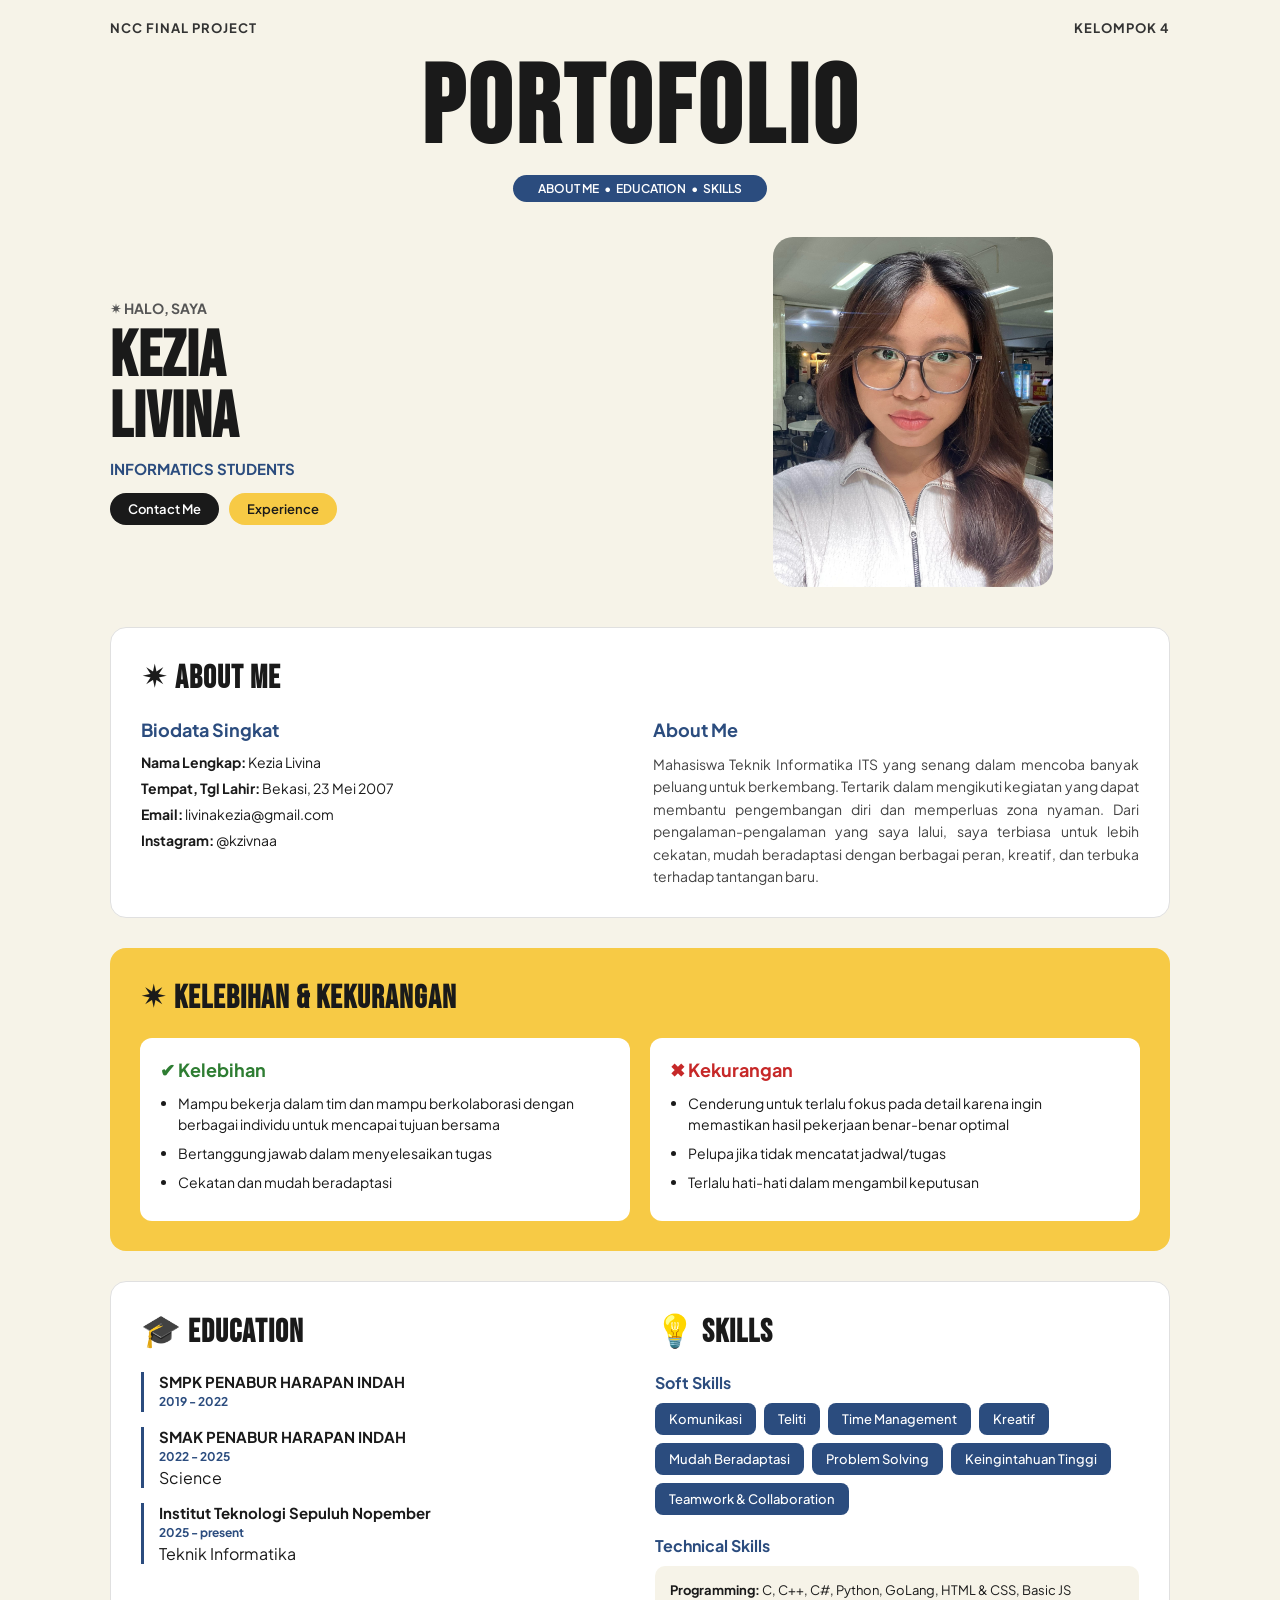
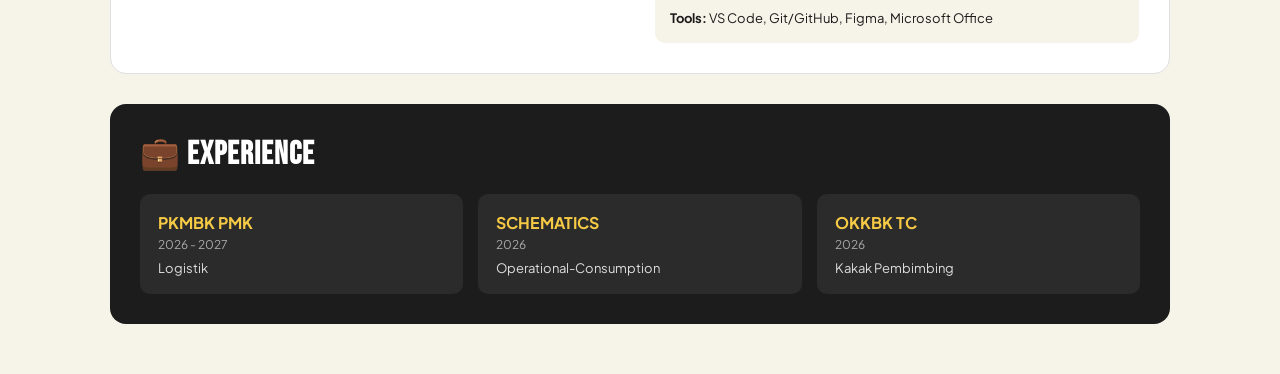
<file: app/kezia/fpncc.html>
<!DOCTYPE html>
<html lang="en">
<head>
    <meta charset="UTF-8" />
    <meta name="viewport" content="width=device-width, initial-scale=1.0" />
    <title>Kezia Livina — Portofolio</title>
    <link rel="preconnect" href="https://fonts.googleapis.com">
    <link rel="preconnect" href="https://fonts.gstatic.com" crossorigin>
    <link href="https://fonts.googleapis.com/css2?family=Bebas+Neue&family=Plus+Jakarta+Sans:wght@400;500;600;700&display=swap" rel="stylesheet">
    <link rel="stylesheet" href="fpncc.css" />
</head>
<body>

<header class="top">
    <span>NCC FINAL PROJECT</span>
    <span>KELOMPOK 4</span>
</header>

<section class="tengah">
    <h1 class="judul">PORTOFOLIO</h1>
    <div class="info">
        <span>ABOUT ME</span>•<span>EDUCATION</span>•<span>SKILLS</span>
    </div>

    <div class="satu">
        <div class="profile-info">
            <p class="greeting">✴ HALO, SAYA</p>
            <h2 class="name">KEZIA<br>LIVINA</h2>
            <p class="title-bio">INFORMATICS STUDENTS</p>
            <div class="button-group">
                <span class="btn-primary">Contact Me</span>
                <span class="badge badge-yellow">Experience</span>
            </div>
        </div>

        <div class="profile-image">
            <div class="photo-box">
                <img src="fpncc.jpeg" alt="Foto Kezia Livina">
            </div>
        </div>
    </div>
</section>

<section class="dua">
    <h2>✴ ABOUT ME</h2>
    <div class="box-dua">
        <div class="bio">
            <h3>Biodata Singkat</h3>
            <ul>
                <li><strong>Nama Lengkap:</strong> Kezia Livina</li>
                <li><strong>Tempat, Tgl Lahir:</strong> Bekasi, 23 Mei 2007</li>
                <li><strong>Email:</strong> livinakezia@gmail.com</li>
                <li><strong>Instagram:</strong> @kzivnaa</li>
            </ul>   
        </div>
        <div class="bio">
            <h3>About Me</h3>
            <p>Mahasiswa Teknik Informatika ITS yang senang dalam mencoba banyak peluang untuk berkembang. Tertarik dalam mengikuti kegiatan yang dapat membantu pengembangan diri dan memperluas zona nyaman. Dari pengalaman-pengalaman yang saya lalui, saya terbiasa untuk lebih cekatan, mudah beradaptasi dengan berbagai peran, kreatif, dan terbuka terhadap tantangan baru.</p>
        </div>
    </div>
</section>

<section class="tiga">
    <h2>✴ KELEBIHAN & KEKURANGAN</h2>
    <div class="box-tiga">
        <div class="kelebihans">
            <h3 class="kelebihan">✔ Kelebihan</h3>
            <ul>
                <li>Mampu bekerja dalam tim dan mampu berkolaborasi dengan berbagai individu untuk mencapai tujuan bersama</li>
                <li>Bertanggung jawab dalam menyelesaikan tugas</li>
                <li>Cekatan dan mudah beradaptasi</li>
            </ul>
        </div>
        <div class="kekurangans">
            <h3 class="kekurangan">✖ Kekurangan</h3>
            <ul>
                <li>Cenderung untuk terlalu fokus pada detail karena ingin memastikan hasil pekerjaan benar-benar optimal</li>
                <li>Pelupa jika tidak mencatat jadwal/tugas</li>
                <li>Terlalu hati-hati dalam mengambil keputusan</li>
            </ul>
        </div>
    </div>
</section>

<section class="empat">
    <div class="box-empat">
        <div>
            <h2>🎓 EDUCATION</h2>
            <div class="pendidikan">
                <div class="smp">
                    <h4>SMPK PENABUR HARAPAN INDAH</h4>
                    <p class="year">2019 - 2022</p>
                </div>
                <div class="sma">
                    <h4>SMAK PENABUR HARAPAN INDAH</h4>
                    <p class="year">2022 - 2025</p>
                    <p>Science</p>
                </div>
                <div class="kuliah">
                    <h4>Institut Teknologi Sepuluh Nopember</h4>
                    <p class="year">2025 - present</p>
                    <p>Teknik Informatika</p>
                </div>
            </div>
        </div>

        <div>
            <h2>💡 SKILLS</h2>
            <h3 class="sub-skill">Soft Skills</h3>
            <div class="skills">
                <span class="skill-tag">Komunikasi</span>
                <span class="skill-tag">Teliti</span>
                <span class="skill-tag">Time Management</span>
                <span class="skill-tag">Kreatif</span>
                <span class="skill-tag">Mudah Beradaptasi</span>
                <span class="skill-tag">Problem Solving</span>
                <span class="skill-tag">Keingintahuan Tinggi</span>
                <span class="skill-tag">Teamwork & Collaboration</span>
            </div>

            <h3 class="sub-skill" style="margin-top: 20px;">Technical Skills</h3>
            <div class="tech-skills">
                <p><strong>Programming:</strong> C, C++, C#, Python, GoLang, HTML & CSS, Basic JS</p>
                <p style="margin-top: 8px;"><strong>Tools:</strong> VS Code, Git/GitHub, Figma, Microsoft Office</p>
            </div>
        </div>
    </div>
</section>

<section class="lima">
    <h2>💼 EXPERIENCE</h2>
    <div class="box-lima">
        <div class="pengalaman">
            <h3>PKMBK PMK</h3>
            <span class="date">2026 - 2027</span>
            <p>Logistik</p>
        </div>
        <div class="pengalaman">
            <h3>SCHEMATICS</h3>
            <span class="date">2026</span>
            <p>Operational-Consumption</p>
        </div>
        <div class="pengalaman">
            <h3>OKKBK TC</h3>
            <span class="date">2026</span>
            <p>Kakak Pembimbing</p>
        </div>
    </div>
</section>

<script src="fpncc.js"></script>
</body>
</html>
</file>
<file: app/kezia/fpncc.css>
* {
  margin: 0;
  padding: 0;
  box-sizing: border-box;
}

body {
  background-color: #f6f3e8; 
  color: #1a1a1a;
  font-family: 'Plus Jakarta Sans', sans-serif;
  padding: 20px;
  max-width: 1100px;
  margin: 0 auto;
}

.top {
  display: flex;
  justify-content: space-between;
  font-size: 13px;
  font-weight: 700;
  letter-spacing: 1px;
  margin-bottom: 25px;
  color: #333;
}

.tengah {
  text-align: center;
  margin-bottom: 40px;
}

.judul {
  font-family: 'Bebas Neue', sans-serif;
  font-size: 110px;
  letter-spacing: 4px;
  line-height: 0.9;
  color: #1a1a1a;
}

.info {
  display: inline-block;
  background-color: #2b4c7e; 
  color: #ffffff;
  padding: 6px 20px;
  border-radius: 20px;
  font-size: 12px;
  font-weight: 600;
  margin-top: 15px;
  margin-bottom: 35px;
}

.info span {
  margin: 0 5px;
}

.satu {
  display: flex;
  justify-content: space-between;
  align-items: center;
  gap: 30px;
  text-align: left;
}

.profile-info {
  flex: 1;
}

.greeting {
  font-size: 14px;
  font-weight: 700;
  color: #555;
}

.name {
  font-family: 'Bebas Neue', sans-serif;
  font-size: 64px;
  line-height: 0.95;
  margin: 10px 0;
}

.title-bio {
  font-weight: 700;
  font-size: 15px;
  color: #2b4c7e;
  margin-bottom: 15px;
}

.button-group {
  display: flex;
  gap: 10px;
  align-items: center;
}

.button-group span {
  padding: 8px 18px;
  border-radius: 20px;
  font-size: 13px;
  font-weight: 600;
  cursor: pointer;
  display: inline-block;
}

.btn-primary {
  background-color: #1a1a1a;
  color: #ffffff;
}

.badge-yellow {
  background-color: #f7ca45; 
  color: #1a1a1a;
}

.profile-image {
flex: 1;
display: flex;
justify-content: center;
align-items: center;
}

.photo-box {
width: 280px;
height: 350px;
border-radius: 20px;
overflow: hidden; 
background-color: #2b4c7e;
}

.photo-box img {
width: 100%;
height: 100%;
object-fit: cover; 
object-position: center;
}

section h2 {
  font-family: 'Bebas Neue', sans-serif;
  font-size: 32px;
  margin-bottom: 20px;
  letter-spacing: 1px;
}


.dua {
  background-color: #ffffff;
  padding: 30px;
  border-radius: 16px;
  border: 1px solid #e0e0e0;
  margin-bottom: 30px;
}

.box-dua {
  display: grid;
  grid-template-columns: 1fr 1fr;
  gap: 25px;
  align-items: start;
}

.bio h3 {
  font-size: 18px;
  margin-bottom: 12px;
  color: #2b4c7e;
}

.bio ul {
  list-style: none;
}

.bio ul li {
  margin-bottom: 8px;
  font-size: 14px;
}

.bio p {
  font-size: 14px;
  line-height: 1.6;
  color: #444;
  text-align: justify; 
}


.tiga {
  background-color: #f7ca45; 
  padding: 30px;
  border-radius: 16px;
  margin-bottom: 30px;
}

.box-tiga {
  display: grid;
  grid-template-columns: 1fr 1fr;
  gap: 20px;
}

.kelebihans, .kekurangans {
  background-color: #ffffff;
  padding: 20px;
  border-radius: 12px;
}

.kelebihan { color: #2e7d32; margin-bottom: 12px; font-size: 18px; }
.kekurangan { color: #c62828; margin-bottom: 12px; font-size: 18px; }

.kelebihans ul, .kekurangans ul {
  padding-left: 18px;
  font-size: 14px;
  line-height: 1.5;
}

.kelebihans li, .kekurangans li {
  margin-bottom: 8px;
}


.empat {
  background-color: #ffffff;
  padding: 30px;
  border-radius: 16px;
  border: 1px solid #e0e0e0;
  margin-bottom: 30px;
}

.box-empat {
  display: grid;
  grid-template-columns: 1fr 1fr;
  gap: 30px;
  align-items: start;
}

.pendidikan {
  display: flex;
  flex-direction: column;
  gap: 15px;
}

.smp, .sma, .kuliah {
  border-left: 3px solid #2b4c7e;
  padding-left: 15px;
}

.smp h4, .sma h4, .kuliah h4 {
  font-size: 15px;
  color: #1a1a1a;
}

.year {
  font-size: 12px;
  font-weight: bold;
  color: #2b4c7e;
  margin: 3px 0;
}

.sub-skill {
  font-size: 16px;
  color: #2b4c7e;
  margin-bottom: 10px;
}

.skills {
  display: flex;
  flex-wrap: wrap;
  gap: 8px;
}

.skill-tag {
  background-color: #2b4c7e;
  color: #ffffff;
  padding: 8px 14px;
  border-radius: 8px;
  font-size: 13px;
  font-weight: 500;
  transition: transform 0.2s;
  cursor: default;
}

.skill-tag:hover {
  transform: translateY(-2px);
}

.tech-skills {
  font-size: 13px;
  background-color: #f6f3e8;
  padding: 15px;
  border-radius: 10px;
  line-height: 1.5;
}

.lima {
  background-color: #1c1c1c;
  color: #ffffff;
  padding: 30px;
  border-radius: 16px;
  margin-bottom: 30px;
}

.lima h2 {
  color: #ffffff;
}

.box-lima {
  display: grid;
  grid-template-columns: repeat(3, 1fr);
  gap: 15px;
}

.pengalaman {
  background-color: #2b2b2b;
  padding: 18px;
  border-radius: 10px;
}

.pengalaman h3 {
  font-size: 16px;
  color: #f7ca45;
  margin-bottom: 4px;
}

.date {
  font-size: 12px;
  color: #aaa;
  display: block;
  margin-bottom: 8px;
}

.pengalaman p {
  font-size: 13px;
  color: #ddd;
}


@media (max-width: 768px) {
  .satu, .box-dua, .box-tiga, .box-empat, .box-lima {
    grid-template-columns: 1fr;
    flex-direction: column;
  }
}
</file>
